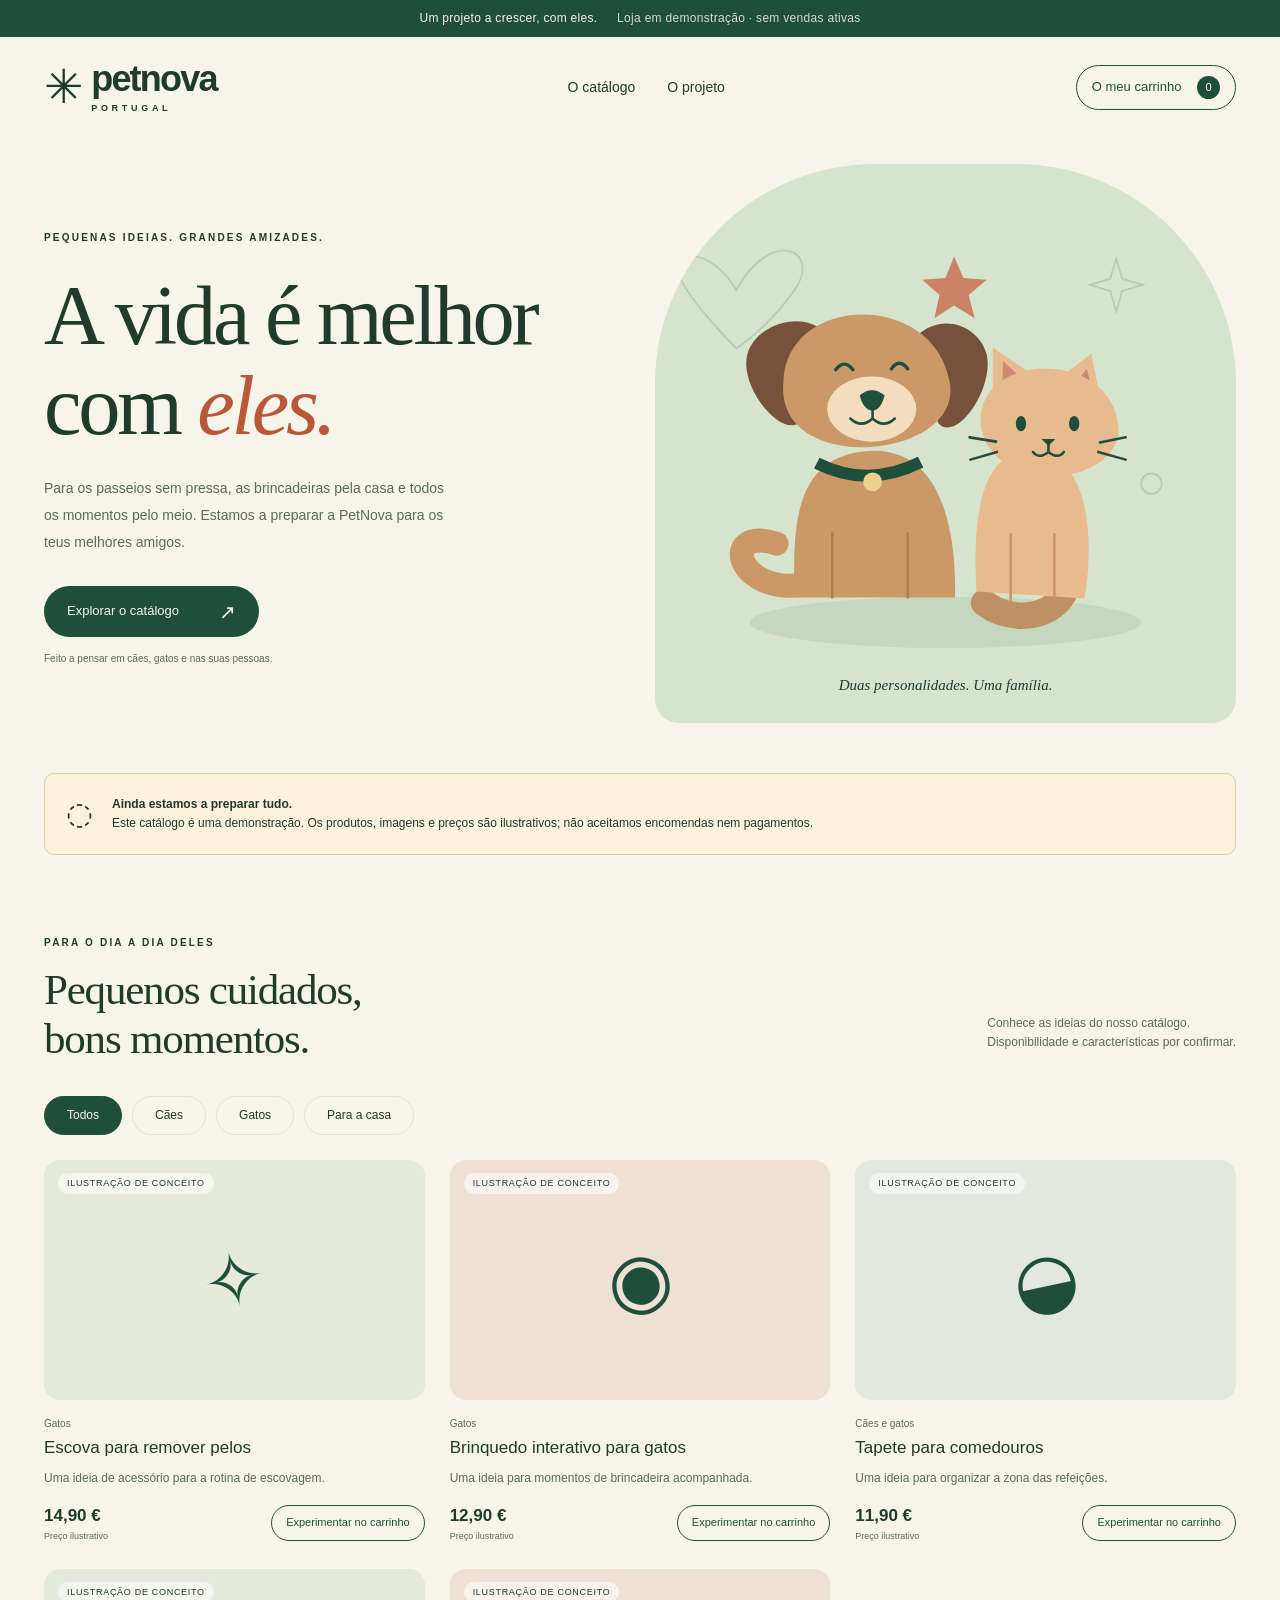
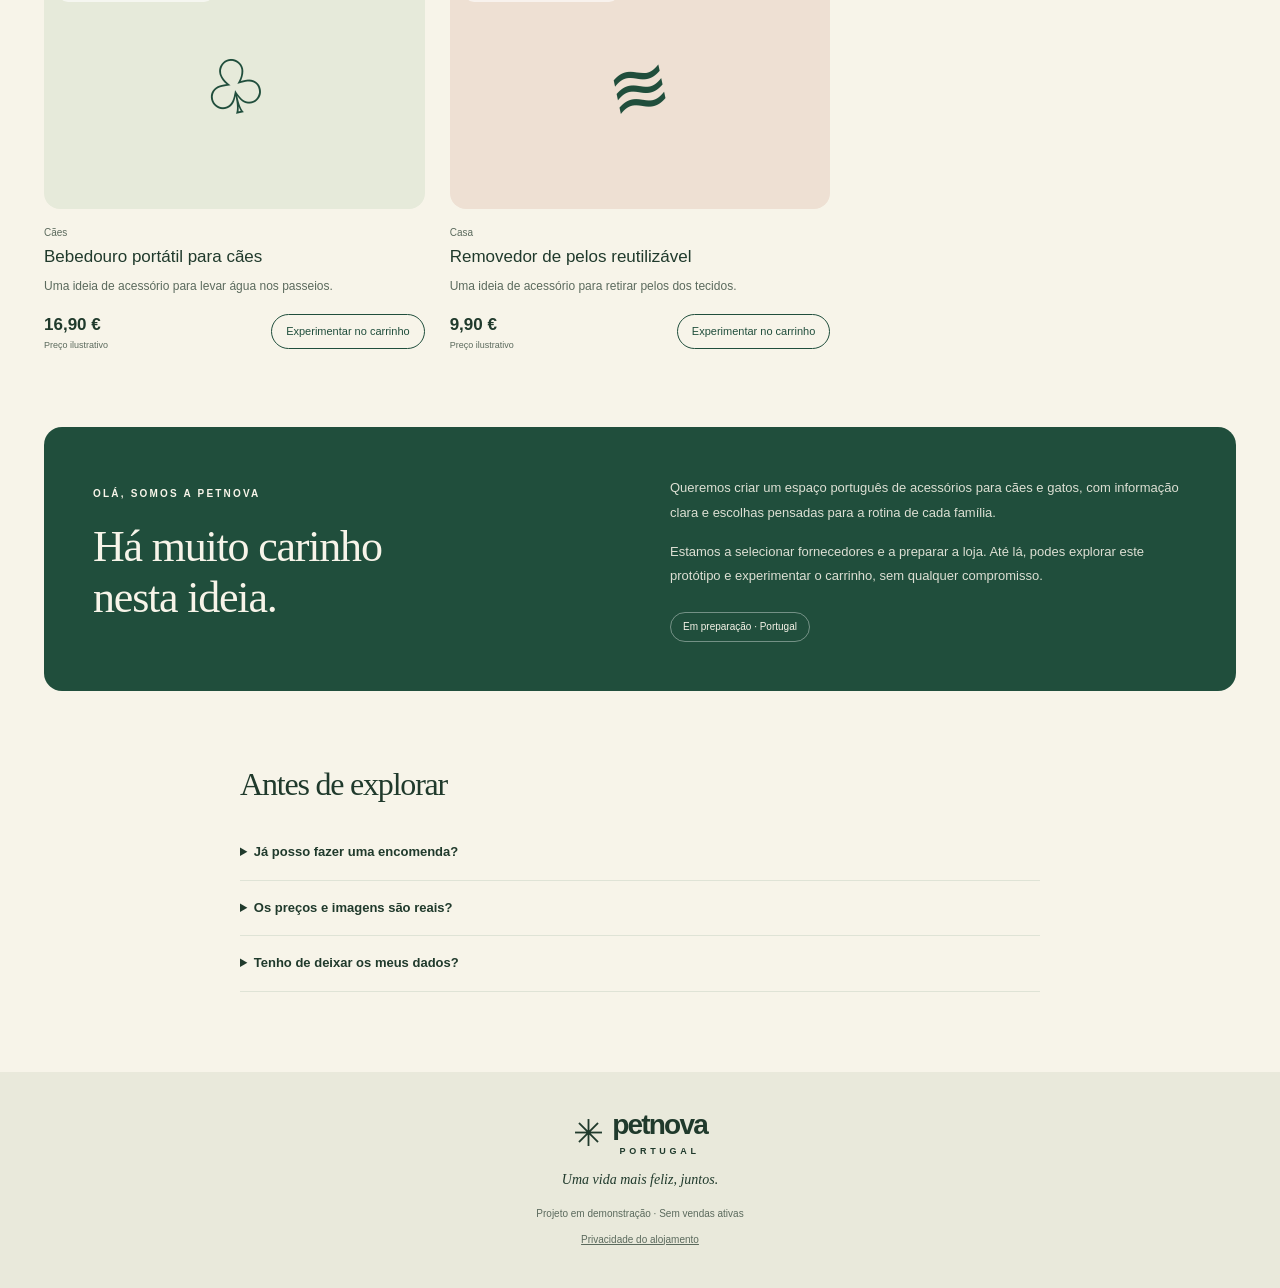
<file: index.html>
<!doctype html>
<html lang="pt-PT">
<head>
  <meta charset="utf-8">
  <meta name="viewport" content="width=device-width,initial-scale=1">
  <meta name="description" content="PetNova Portugal: ideias para a vida com cães e gatos. Explora o nosso catálogo de demonstração. Ainda não aceitamos encomendas nem pagamentos.">
  <meta name="theme-color" content="#204e3c">
  <title>PetNova Portugal · Uma vida mais feliz, juntos</title>
  <link rel="icon" href="assets/petnova.svg" type="image/svg+xml">
  <link rel="stylesheet" href="assets/store.css">
  <script src="assets/store.js" defer></script>
</head>
<body>
  <a class="skip" href="#catalogo">Saltar para o catálogo</a>
  <div class="announcement">Um projeto a crescer, com eles. <strong>Loja em demonstração · sem vendas ativas</strong></div>
  <header class="header">
    <a class="brand" href="./" aria-label="PetNova Portugal, página inicial"><span class="brand-mark" aria-hidden="true">✳</span><span>petnova<small>PORTUGAL</small></span></a>
    <nav aria-label="Navegação principal"><a href="#catalogo">O catálogo</a><a href="#projeto">O projeto</a></nav>
    <button class="cart-button" id="open-cart" aria-haspopup="dialog">O meu carrinho <span id="count">0</span></button>
  </header>
  <main>
    <section class="hero" aria-labelledby="hero-title">
      <div class="hero-copy"><p class="eyebrow">PEQUENAS IDEIAS. GRANDES AMIZADES.</p><h1 id="hero-title">A vida é melhor<br>com <em>eles.</em></h1><p>Para os passeios sem pressa, as brincadeiras pela casa e todos os momentos pelo meio. Estamos a preparar a PetNova para os teus melhores amigos.</p><a class="primary-link" href="#catalogo">Explorar o catálogo <span aria-hidden="true">↗</span></a><span class="hero-note">Feito a pensar em cães, gatos e nas suas pessoas.</span></div>
      <div class="hero-art"><img src="assets/petnova.svg" alt="Ilustração de um cão e um gato sentados juntos" width="640" height="580"><span class="art-note">Duas personalidades. Uma família.</span></div>
    </section>
    <section class="demo-notice" aria-label="Estado da loja"><span aria-hidden="true">◌</span><p><strong>Ainda estamos a preparar tudo.</strong> Este catálogo é uma demonstração. Os produtos, imagens e preços são ilustrativos; não aceitamos encomendas nem pagamentos.</p></section>
    <section id="catalogo" class="catalog" aria-labelledby="catalog-title">
      <div class="section-heading"><div><p class="eyebrow">PARA O DIA A DIA DELES</p><h2 id="catalog-title">Pequenos cuidados,<br>bons momentos.</h2></div><p>Conhece as ideias do nosso catálogo.<br>Disponibilidade e características por confirmar.</p></div>
      <div class="filters" role="group" aria-label="Filtrar o catálogo"><button data-filter="Todos" aria-pressed="true">Todos</button><button data-filter="Cães" aria-pressed="false">Cães</button><button data-filter="Gatos" aria-pressed="false">Gatos</button><button data-filter="Casa" aria-pressed="false">Para a casa</button></div>
      <p id="catalog-status" class="sr-only" role="status" aria-live="polite">A carregar o catálogo.</p><div class="grid" id="products"></div>
      <noscript><p>Ativa o JavaScript para explorar os produtos e o carrinho de demonstração. As compras estão desativadas.</p></noscript>
    </section>
    <section id="projeto" class="about" aria-labelledby="about-title"><div><p class="eyebrow">OLÁ, SOMOS A PETNOVA</p><h2 id="about-title">Há muito carinho<br>nesta ideia.</h2></div><div><p>Queremos criar um espaço português de acessórios para cães e gatos, com informação clara e escolhas pensadas para a rotina de cada família.</p><p>Estamos a selecionar fornecedores e a preparar a loja. Até lá, podes explorar este protótipo e experimentar o carrinho, sem qualquer compromisso.</p><span class="status-pill">Em preparação · Portugal</span></div></section>
    <section class="faq" aria-labelledby="faq-title"><h2 id="faq-title">Antes de explorar</h2><details><summary>Já posso fazer uma encomenda?</summary><p>Ainda não. O carrinho serve apenas para simular uma seleção. Não existe checkout, pagamento ou envio de encomendas.</p></details><details><summary>Os preços e imagens são reais?</summary><p>São exemplos. As ilustrações representam conceitos e não fotografias dos produtos. Os preços e as características finais dependem da confirmação dos fornecedores.</p></details><details><summary>Tenho de deixar os meus dados?</summary><p>Não. Este protótipo não pede nome, morada, email ou dados de pagamento. O carrinho funciona apenas enquanto tens a página aberta. Não usamos ferramentas de publicidade ou de análise de visitantes nesta versão. O alojamento pode tratar dados técnicos de acesso segundo a política do GitHub.</p></details></section>
  </main>
  <footer><a class="brand" href="./"><span class="brand-mark" aria-hidden="true">✳</span><span>petnova<small>PORTUGAL</small></span></a><p>Uma vida mais feliz, juntos.</p><small>Projeto em demonstração · Sem vendas ativas</small><a href="https://docs.github.com/en/site-policy/privacy-policies/github-general-privacy-statement" target="_blank" rel="noopener noreferrer">Privacidade do alojamento</a></footer>
  <dialog id="cart" aria-labelledby="cart-title"><div class="dialog-heading"><h2 id="cart-title">O teu carrinho <small>Simulação</small></h2><button id="close-cart" aria-label="Fechar carrinho">✕</button></div><p class="cart-info">Estás a experimentar a PetNova. Nenhuma encomenda será criada.</p><ul id="items"></ul><p class="cart-total">Total ilustrativo <strong id="total">0,00 €</strong></p><button class="checkout" id="checkout" type="button" disabled>Compras indisponíveis nesta demonstração</button><button class="clear" id="clear-cart" type="button">Limpar carrinho</button></dialog>
  <div id="toast" class="toast" role="status" aria-live="polite" hidden></div>
</body>
</html>
</file>
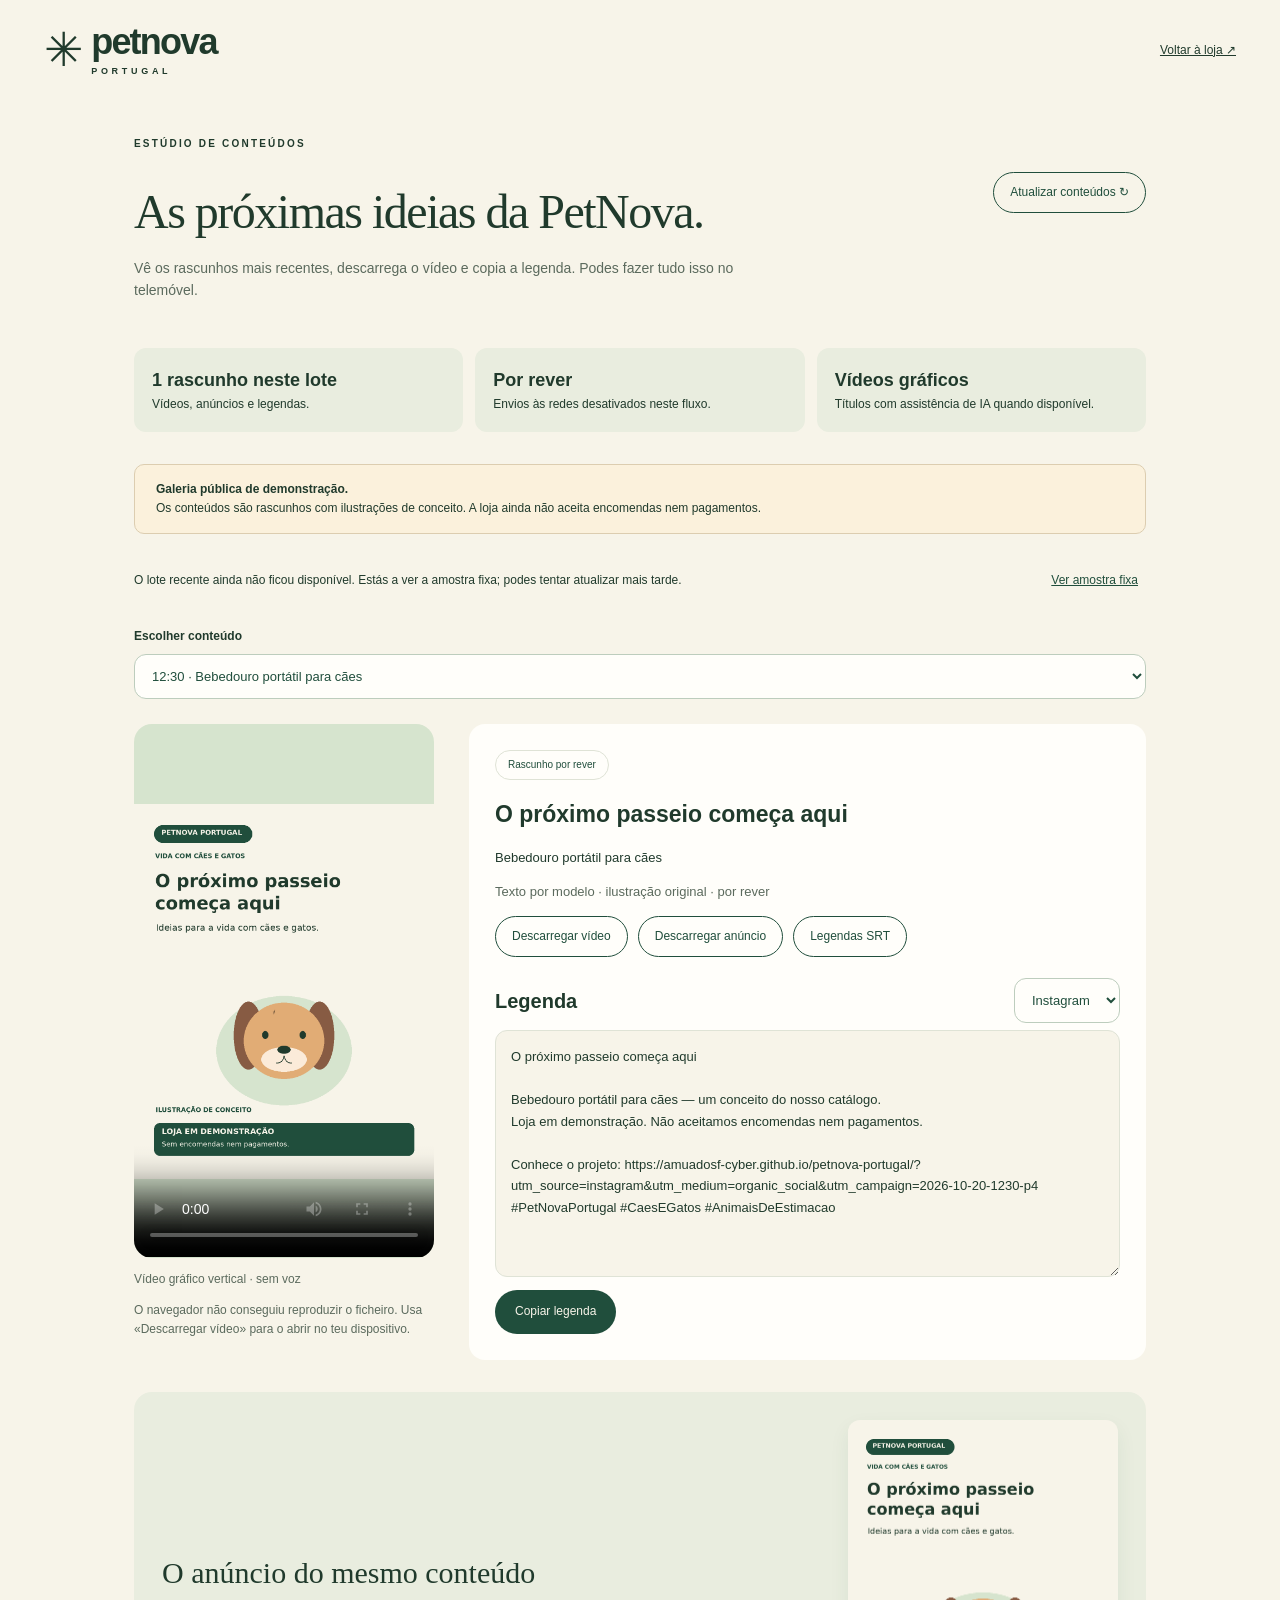
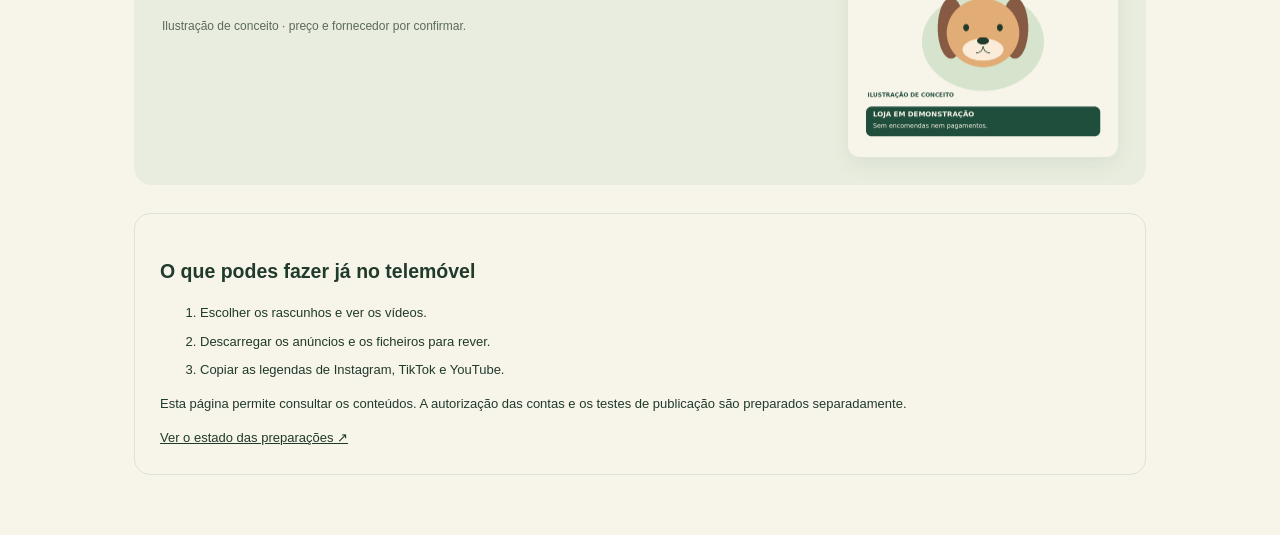
<file: studio.html>
<!doctype html>
<html lang="pt-PT">
<head>
  <meta charset="utf-8"><meta name="viewport" content="width=device-width,initial-scale=1">
  <meta name="robots" content="noindex"><meta name="theme-color" content="#204e3c">
  <title>Estúdio de conteúdos · PetNova Portugal</title>
  <link rel="icon" href="assets/petnova.svg"><link rel="stylesheet" href="assets/store.css"><link rel="stylesheet" href="assets/studio.css">
  <script src="assets/studio.js" defer></script>
</head>
<body>
<header class="header"><a class="brand" href="./"><span aria-hidden="true" class="brand-mark">✳</span><span>petnova<small>PORTUGAL</small></span></a><a class="back" href="./">Voltar à loja ↗</a></header>
<main>
  <p class="eyebrow">ESTÚDIO DE CONTEÚDOS</p>
  <div class="studio-top"><div><h1>As próximas ideias da PetNova.</h1><p class="intro">Vê os rascunhos mais recentes, descarrega o vídeo e copia a legenda. Podes fazer tudo isso no telemóvel.</p></div><button class="outline" id="refresh" type="button">Atualizar conteúdos ↻</button></div>
  <div class="stats"><div class="stat"><strong id="batch-count">2 rascunhos / dia</strong>Vídeos, anúncios e legendas.</div><div class="stat"><strong>Por rever</strong>Envios às redes desativados neste fluxo.</div><div class="stat"><strong>Vídeos gráficos</strong>Títulos com assistência de IA quando disponível.</div></div>
  <div class="demo-notice"><p><strong>Galeria pública de demonstração.</strong> Os conteúdos são rascunhos com ilustrações de conceito. A loja ainda não aceita encomendas nem pagamentos.</p></div>
  <div class="batch-bar"><p id="batch-status" role="status" aria-live="polite">A procurar o lote mais recente…</p><button id="sample" class="text-button" type="button">Ver amostra fixa</button></div>
  <section id="gallery" hidden aria-label="Galeria de rascunhos">
    <label class="select-label" for="content-select">Escolher conteúdo</label><select id="content-select"></select>
    <div class="studio-grid">
      <div><div class="video"><video id="video" controls playsinline preload="metadata" aria-label="Vídeo de demonstração PetNova">O navegador não consegue reproduzir este vídeo.</video></div><p id="video-info" class="sample">Vídeo gráfico vertical · sem voz</p><p id="video-error" class="sample" hidden>O navegador não conseguiu reproduzir o ficheiro. Usa «Descarregar vídeo» para o abrir no teu dispositivo.</p></div>
      <section class="panel" aria-labelledby="hook"><span class="status-pill">Rascunho por rever</span><h2 id="hook"></h2><p id="product-name"></p><p id="generation-kind" class="sample"></p>
        <div class="links"><a id="download-video" download>Descarregar vídeo</a><a id="download-ad" download>Descarregar anúncio</a><a id="download-srt" download>Legendas SRT</a></div>
        <div class="caption-heading"><h2>Legenda</h2><label class="sr-only" for="platform">Rede social</label><select id="platform"><option value="instagram">Instagram</option><option value="tiktok">TikTok</option><option value="youtube">YouTube</option></select></div>
        <label class="sr-only" for="caption">Legenda pronta para copiar</label><textarea id="caption" readonly rows="10"></textarea>
        <div class="caption-actions"><button class="copy-button" id="copy" type="button">Copiar legenda</button><span id="copy-status" role="status" aria-live="polite"></span></div>
      </section>
    </div>
    <section class="ad-section" aria-labelledby="ad-title"><div><h2 id="ad-title">O anúncio do mesmo conteúdo</h2><p class="sample">Ilustração de conceito · preço e fornecedor por confirmar.</p><a class="outline" id="download-all" download hidden>Descarregar o lote completo</a></div><img id="ad-preview" alt="Anúncio de demonstração do conteúdo escolhido" width="1080" height="1350" loading="lazy"></section>
  </section>
  <noscript><p>Ativa o JavaScript para ver o lote. Também podes <a href="assets/exemplo/video.mp4">abrir o vídeo de exemplo</a>.</p></noscript>
  <section class="workflow"><h2>O que podes fazer já no telemóvel</h2><ol><li>Escolher os rascunhos e ver os vídeos.</li><li>Descarregar os anúncios e os ficheiros para rever.</li><li>Copiar as legendas de Instagram, TikTok e YouTube.</li></ol><p>Esta página permite consultar os conteúdos. A autorização das contas e os testes de publicação são preparados separadamente.</p><a href="https://github.com/amuadosf-cyber/petnova-portugal/actions/workflows/conteudos.yml" target="_blank" rel="noopener noreferrer">Ver o estado das preparações ↗</a></section>
</main>
</body></html>
</file>
<file: assets/store.css>
:root{--forest:#204e3c;--cream:#f7f4e9;--mint:#d6e4ce;--ink:#203a2c;--muted:#5b6a5d;--clay:#b95838;--line:#dfe3d6;--white:#fffefa}*{box-sizing:border-box}html{scroll-behavior:smooth;scroll-padding-top:24px}body{margin:0;background:var(--cream);color:var(--ink);font-family:Arial,Helvetica,sans-serif;line-height:1.6}button,a{-webkit-tap-highlight-color:transparent}button{font:inherit;cursor:pointer}button:disabled{cursor:not-allowed}a{color:inherit}a:focus-visible,button:focus-visible,summary:focus-visible{outline:3px solid var(--clay);outline-offset:5px}.skip{position:absolute;left:15px;top:-100px;z-index:30;background:white;padding:12px}.skip:focus{top:12px}.announcement{background:var(--forest);color:var(--cream);font-size:12px;letter-spacing:.3px;text-align:center;padding:9px 16px}.announcement strong{margin-left:16px;font-weight:400;opacity:.85}.header{max-width:1280px;margin:auto;display:flex;align-items:center;justify-content:space-between;padding:25px 44px;gap:20px}.brand{display:flex;align-items:center;gap:10px;line-height:.95;font-size:36px;letter-spacing:-1.8px;font-weight:800;text-decoration:none}.brand small{display:block;font-size:9px;letter-spacing:3.7px;margin-top:8px}.brand-mark{font-size:47px;font-weight:400}.header nav{display:flex;gap:32px;font-size:14px}.header nav a{text-decoration:none}.cart-button{border:1px solid var(--forest);background:transparent;border-radius:99px;padding:10px 15px;font-size:13px;color:var(--forest)}.cart-button span{display:inline-grid;place-items:center;border-radius:50%;background:var(--forest);color:white;min-width:23px;min-height:23px;margin-left:12px;font-size:11px}main{max-width:1280px;margin:auto;padding:0 44px}.hero{display:grid;grid-template-columns:1fr 1fr;align-items:center;gap:30px;padding:26px 0 45px}.eyebrow{font-size:10px;font-weight:700;letter-spacing:2.2px;margin-bottom:20px}.hero h1{font-family:Georgia,serif;font-weight:400;font-size:clamp(58px,6.6vw,89px);letter-spacing:-3.3px;line-height:1.06;margin:25px 0}.hero h1 em{font-weight:400;color:var(--clay)}.hero-copy>p:not(.eyebrow){max-width:410px;font-size:14px;color:var(--muted);line-height:1.9}.primary-link{display:inline-flex;align-items:center;gap:40px;margin:17px 0 14px;background:var(--forest);color:var(--cream);padding:15px 23px;border-radius:99px;font-size:13px;text-decoration:none}.primary-link span{font-size:20px;line-height:1}.hero-note{display:block;font-size:10px;color:var(--muted)}.hero-art{position:relative;border-radius:220px 220px 24px 24px;background:var(--mint);padding:24px 16px 38px;overflow:hidden}.hero-art img{width:100%;height:auto;display:block}.art-note{position:absolute;bottom:26px;width:100%;left:0;text-align:center;font-family:Georgia,serif;font-size:15px;font-style:italic}.demo-notice{display:flex;align-items:center;gap:19px;border:1px solid #dccdb0;border-radius:10px;padding:15px 21px;background:#fbf1dc;font-size:12px;margin:5px 0 70px}.demo-notice>span{font-size:31px}.demo-notice p{margin:0}.demo-notice strong{display:block}.section-heading{display:flex;justify-content:space-between;align-items:end;gap:25px;margin-bottom:26px}.section-heading h2,.about h2,.faq>h2{font-family:Georgia,serif;font-size:43px;line-height:1.15;font-weight:400;letter-spacing:-1.2px;margin:0}.section-heading .eyebrow{margin-bottom:14px}.section-heading>p{font-size:12px;color:var(--muted)}.filters{display:flex;gap:10px;flex-wrap:wrap;margin:32px 0 25px}.filters button{border:1px solid var(--line);background:transparent;border-radius:99px;padding:9px 22px;font-size:12px;color:var(--ink)}.filters button[aria-pressed=true]{background:var(--forest);color:var(--cream);border-color:var(--forest)}.grid{display:grid;grid-template-columns:repeat(3,minmax(0,1fr));gap:25px}.product{display:flex;flex-direction:column;min-width:0}.product-art{height:240px;display:grid;place-items:center;position:relative;border-radius:16px;background:#e6eada;overflow:hidden}.product:nth-child(3n+2) .product-art{background:#eee0d3}.product:nth-child(3n) .product-art{background:#e2e8de}.concept{position:absolute;left:14px;top:13px;font-size:9px;letter-spacing:.7px;background:#fff9;padding:3px 9px;border-radius:99px}.product-symbol{font-size:75px;line-height:1;font-family:Georgia,serif;color:var(--forest);transform:rotate(-12deg)}.product-category{font-size:10px;color:var(--muted);margin:16px 0 4px}.product h3{font-size:17px;font-weight:500;margin:0;line-height:1.4}.product-description{font-size:12px;color:var(--muted);margin:9px 0 14px;flex:1}.product-bottom{display:flex;justify-content:space-between;align-items:center;gap:8px}.price{font-size:17px;font-weight:700}.price small{font-weight:400;font-size:9px;display:block;color:var(--muted)}.add{background:transparent;border:1px solid var(--forest);color:var(--forest);border-radius:99px;padding:8px 14px;font-size:11px}.add:hover{background:var(--forest);color:var(--cream)}.catalog{padding-bottom:75px}.about{border-radius:18px;background:var(--forest);color:var(--cream);display:grid;grid-template-columns:1fr 1fr;gap:60px;padding:49px}.about h2{font-size:44px}.about p:not(.eyebrow){font-size:13px;line-height:1.9;opacity:.88;margin:0 0 14px}.status-pill{display:inline-block;font-size:10px;padding:6px 12px;border:1px solid #ffffff60;border-radius:99px;margin-top:9px}.faq{max-width:800px;margin:75px auto 80px}.faq>h2{font-size:32px;margin-bottom:22px}.faq details{border-bottom:1px solid var(--line);padding:17px 0;font-size:13px}.faq summary{cursor:pointer;font-weight:600}.faq details p{color:var(--muted);max-width:700px}footer{background:#e9e9db;text-align:center;padding:40px 20px}footer .brand{justify-content:center;font-size:28px}footer .brand-mark{font-size:37px}footer p{font-family:Georgia,serif;font-style:italic;font-size:14px}footer>small,footer>a:last-child{font-size:10px;color:var(--muted);display:block;margin-top:10px}dialog{border:0;border-radius:20px;padding:25px;width:min(480px,calc(100% - 28px));max-height:85vh;color:var(--ink);background:var(--white)}dialog::backdrop{background:#102c22a6}.dialog-heading{display:flex;align-items:center;justify-content:space-between;gap:15px}.dialog-heading h2{font-size:22px;margin:0}.dialog-heading h2 small{display:block;font-size:11px;font-weight:400;color:var(--muted)}.dialog-heading button{border:0;background:transparent;font-size:19px;color:var(--forest)}.cart-info{font-size:12px;background:var(--cream);padding:12px;border-radius:9px}#items{padding:0;list-style:none}#items li{display:flex;justify-content:space-between;gap:15px;font-size:13px;border-bottom:1px solid var(--line);padding:13px 0;align-items:center}#items button{background:transparent;border:0;text-decoration:underline;color:var(--forest);font-size:11px}.cart-total{display:flex;justify-content:space-between;gap:15px;font-size:13px}.checkout{width:100%;border:0;background:#e7eadf;color:#526151;padding:15px;border-radius:10px;font-size:11px}.clear{display:block;margin:17px auto 0;background:transparent;border:0;color:var(--forest);text-decoration:underline;font-size:12px}.toast{position:fixed;bottom:22px;left:50%;transform:translateX(-50%);padding:12px 22px;border-radius:99px;background:var(--forest);color:var(--cream);font-size:12px;box-shadow:0 4px 20px #0002;max-width:calc(100% - 30px);width:max-content;z-index:20}.sr-only{position:absolute;width:1px;height:1px;padding:0;margin:-1px;overflow:hidden;clip:rect(0,0,0,0);white-space:nowrap;border:0}@media(max-width:800px){.header{padding:22px 24px}.header nav{display:none}main{padding:0 24px}.hero{gap:20px}.hero h1{font-size:61px}.hero-copy>p:not(.eyebrow){font-size:12px}.hero-art{padding:30px 0}.art-note{font-size:12px}.grid{grid-template-columns:repeat(2,minmax(0,1fr))}.section-heading h2{font-size:36px}.about{padding:30px;gap:30px}.about h2{font-size:37px}}@media(max-width:560px){.announcement{font-size:10px}.announcement strong{display:block;margin:2px 0 0}.brand{font-size:29px}.brand-mark{font-size:38px}.cart-button{font-size:10px;padding:8px 10px}.cart-button span{margin-left:5px}.header{padding:19px 20px}.hero{grid-template-columns:1fr;padding-top:5px;gap:24px}.hero h1{font-size:68px;margin:19px 0}.hero-copy>p:not(.eyebrow){font-size:13px}.hero-art{max-height:360px;border-radius:180px 180px 17px 17px;display:grid;place-items:center;padding:8px 0 32px}.hero-art img{height:320px;width:auto;max-width:100%}.art-note{bottom:16px}.demo-notice{margin-bottom:45px;font-size:11px;gap:12px;padding:12px 14px}.section-heading{display:block}.section-heading>p{margin-top:18px}.section-heading h2{font-size:35px}.filters{gap:6px;margin-top:22px}.filters button{font-size:11px;padding:8px 15px}.grid{gap:28px 15px}.product-art{height:165px}.product-symbol{font-size:53px}.concept{font-size:7px;left:9px;top:9px}.product h3{font-size:14px}.product-description{font-size:11px}.product-bottom{flex-direction:column;align-items:start;gap:10px}.price{font-size:16px}.add{padding:8px 12px;width:100%;font-size:10px}.about{grid-template-columns:1fr;gap:20px;padding:28px}.about h2{font-size:35px}.catalog{padding-bottom:48px}.faq{margin:48px auto}.faq>h2{font-size:28px}}@media(prefers-reduced-motion:reduce){html{scroll-behavior:auto}*{transition:none!important}}
</file>
<file: assets/studio.css>
main{max-width:1100px;padding-top:25px;padding-bottom:60px}[hidden]{display:none!important}.studio-top{display:flex;justify-content:space-between;align-items:start;gap:20px}h1{font-family:Georgia,serif;font-size:48px;font-weight:400;letter-spacing:-1.5px;line-height:1.15;margin:12px 0 18px}.intro{max-width:650px;font-size:14px;color:var(--muted)}.stats{display:grid;grid-template-columns:repeat(3,1fr);gap:12px;margin:32px 0}.stat{background:#e9eddf;border-radius:12px;padding:18px;font-size:12px}.stat strong{display:block;font-size:18px}.studio-grid{display:grid;grid-template-columns:300px minmax(0,1fr);gap:35px;margin-top:25px}.video{background:#d6e4ce;border-radius:18px;overflow:hidden}video{display:block;width:100%;height:auto;aspect-ratio:9/16}.sample{font-size:12px;color:var(--muted)}.panel{padding:26px;background:var(--white);border-radius:16px}.panel h2{font-size:23px;line-height:1.3}.panel p{font-size:13px}.panel .status-pill{color:var(--forest);border-color:var(--line);margin:0}.links{display:flex;gap:10px;flex-wrap:wrap}.links a,.outline{display:inline-block;border:1px solid var(--forest);border-radius:99px;padding:10px 16px;font-size:12px;text-decoration:none;background:transparent;color:var(--forest);white-space:nowrap}.outline:hover,.links a:hover{background:var(--forest);color:var(--cream)}button:disabled{opacity:.6}.workflow{padding:25px;margin-top:28px;border:1px solid var(--line);border-radius:16px;font-size:13px}.workflow li{margin:8px 0}.demo-notice{margin:25px 0}.back{font-size:12px}.batch-bar{display:flex;align-items:center;justify-content:space-between;gap:18px;margin:25px 0}.batch-bar p{font-size:12px}.text-button{border:0;background:transparent;text-decoration:underline;color:var(--forest);font-size:12px;padding:8px;white-space:nowrap}.select-label{display:block;font-size:12px;font-weight:700;margin-bottom:8px}select{font:13px Arial,sans-serif;border:1px solid #bdcdbd;color:var(--forest);border-radius:12px;background:var(--white);padding:13px;max-width:100%;min-height:44px}#content-select{width:100%}.caption-heading{display:flex;align-items:center;justify-content:space-between;gap:15px;margin-top:14px}.caption-heading h2{font-size:20px}textarea{box-sizing:border-box;display:block;width:100%;resize:vertical;border:1px solid var(--line);border-radius:12px;background:var(--cream);padding:15px;color:var(--ink);font:13px/1.65 Arial,sans-serif;min-height:220px}.caption-actions{display:flex;align-items:center;gap:15px;margin-top:13px}.copy-button{border:0;border-radius:99px;background:var(--forest);color:var(--cream);padding:12px 20px;font-size:12px;min-height:44px}#copy-status{font-size:12px;color:var(--forest)}.ad-section{display:grid;grid-template-columns:1fr 270px;gap:35px;align-items:center;margin-top:32px;background:#e9eddf;border-radius:18px;padding:28px}.ad-section h2{font-family:Georgia,serif;font-size:30px;font-weight:400;line-height:1.25}.ad-section img{width:100%;height:auto;border-radius:12px;box-shadow:0 8px 20px #204e3c12}.ad-section a{margin-top:15px}select:focus-visible,textarea:focus-visible{outline:3px solid var(--clay);outline-offset:3px}@media(max-width:700px){.studio-grid{grid-template-columns:1fr}.video{max-width:300px;margin:auto}.stats{grid-template-columns:1fr}.stat{padding:14px 18px}h1{font-size:37px}.studio-top{display:block}.studio-top .outline{margin-top:10px}.batch-bar{align-items:start;gap:10px}.batch-bar p{margin:5px 0}.panel{padding:21px}.ad-section{grid-template-columns:1fr;padding:22px}.ad-section img{max-width:300px;margin:auto}.caption-heading{flex-wrap:wrap}textarea{font-size:16px}.caption-actions{align-items:start;flex-direction:column;gap:9px}.copy-button{width:100%}.links a{flex:1;text-align:center}.workflow{padding:22px}}

@media(max-width:700px){select{font-size:16px}}
</file>
